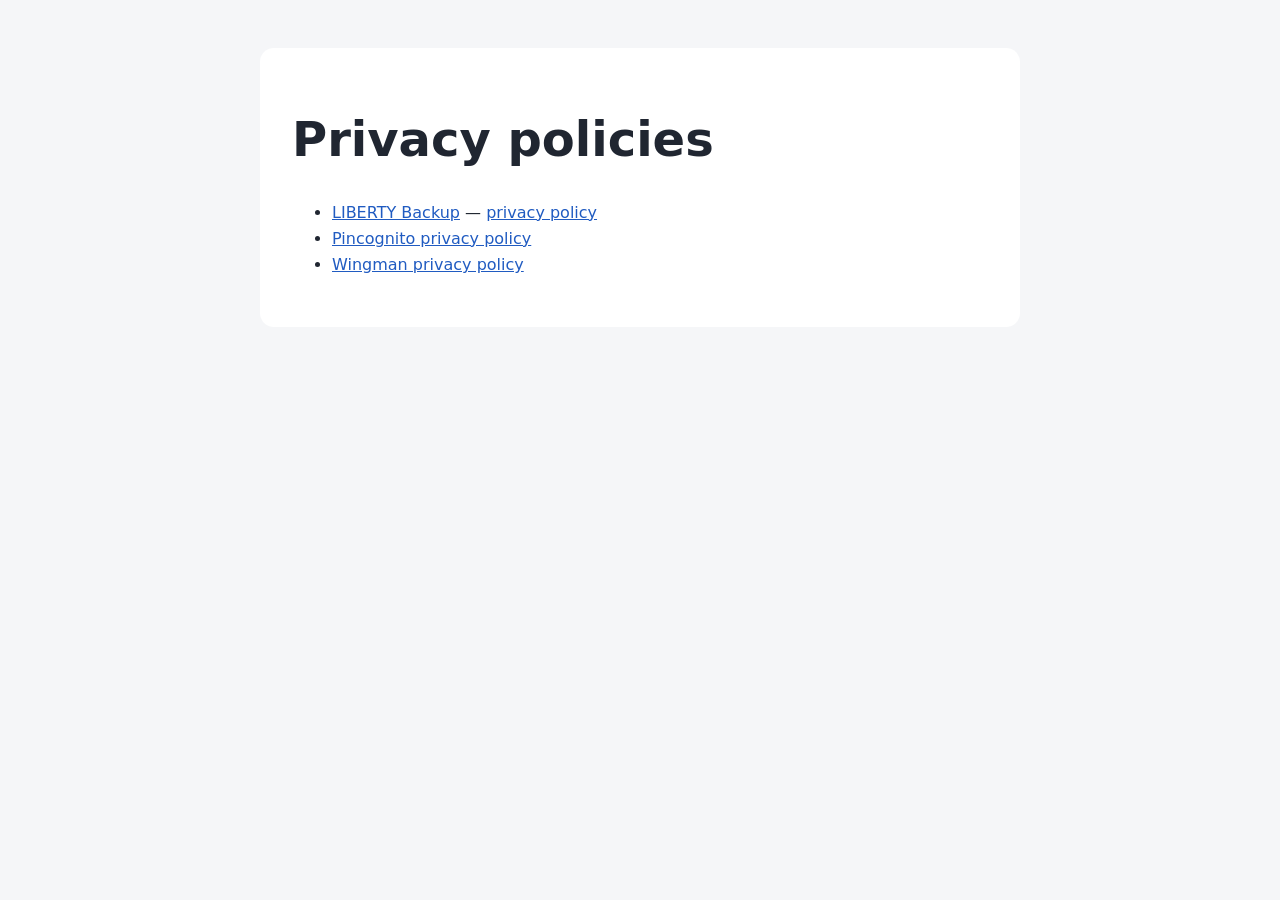
<file: docs/index.html>
<!doctype html>
<html lang="en">
<head>
  <meta charset="utf-8">
  <meta name="viewport" content="width=device-width, initial-scale=1">
  <title>JettySpaghettiVIP privacy policies</title>
  <link rel="stylesheet" href="liberty-backup/style.css">
</head>
<body>
<main>
  <h1>Privacy policies</h1>
  <ul>
    <li><a href="liberty-backup/">LIBERTY Backup</a> — <a href="liberty-backup/privacy.html">privacy policy</a></li>
    <li><a href="https://github.com/JettySpaghettiVIP/privacy/blob/main/PRIVACY_POLICY.md">Pincognito privacy policy</a></li>
    <li><a href="https://github.com/JettySpaghettiVIP/privacy/blob/main/WINGMAN_PRIVACY_POLICY.md">Wingman privacy policy</a></li>
  </ul>
</main>
</body>
</html>
</file>
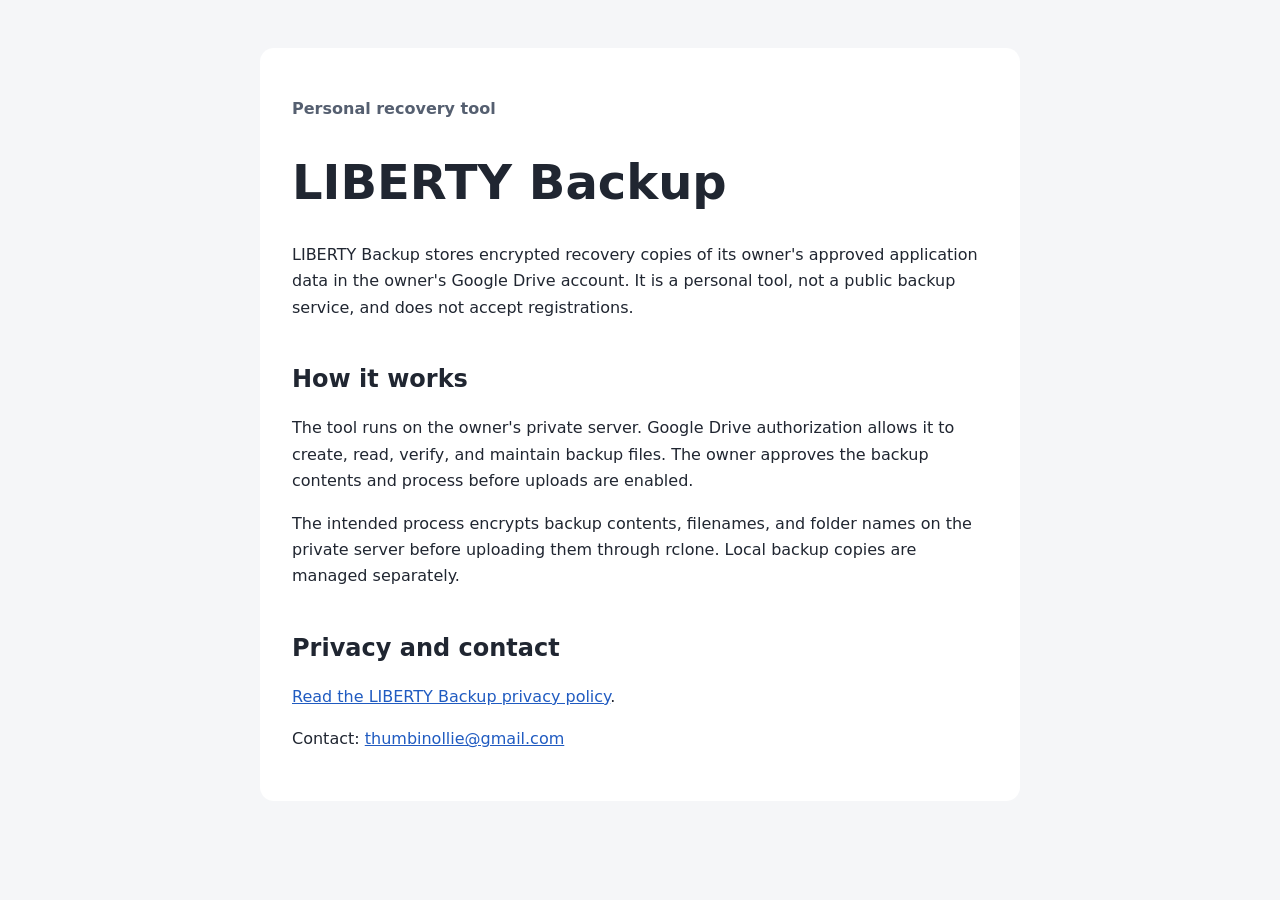
<file: docs/liberty-backup/index.html>
<!doctype html>
<html lang="en">
<head>
  <meta charset="utf-8">
  <meta name="viewport" content="width=device-width, initial-scale=1">
  <title>LIBERTY Backup</title>
  <link rel="stylesheet" href="style.css">
</head>
<body>
<main>
  <p class="eyebrow">Personal recovery tool</p>
  <h1>LIBERTY Backup</h1>
  <p>LIBERTY Backup stores encrypted recovery copies of its owner's approved application data in the owner's Google Drive account. It is a personal tool, not a public backup service, and does not accept registrations.</p>
  <h2>How it works</h2>
  <p>The tool runs on the owner's private server. Google Drive authorization allows it to create, read, verify, and maintain backup files. The owner approves the backup contents and process before uploads are enabled.</p>
  <p>The intended process encrypts backup contents, filenames, and folder names on the private server before uploading them through rclone. Local backup copies are managed separately.</p>
  <h2>Privacy and contact</h2>
  <p><a href="privacy.html">Read the LIBERTY Backup privacy policy</a>.</p>
  <p>Contact: <a href="mailto:thumbinollie@gmail.com">thumbinollie@gmail.com</a></p>
</main>
</body>
</html>
</file>
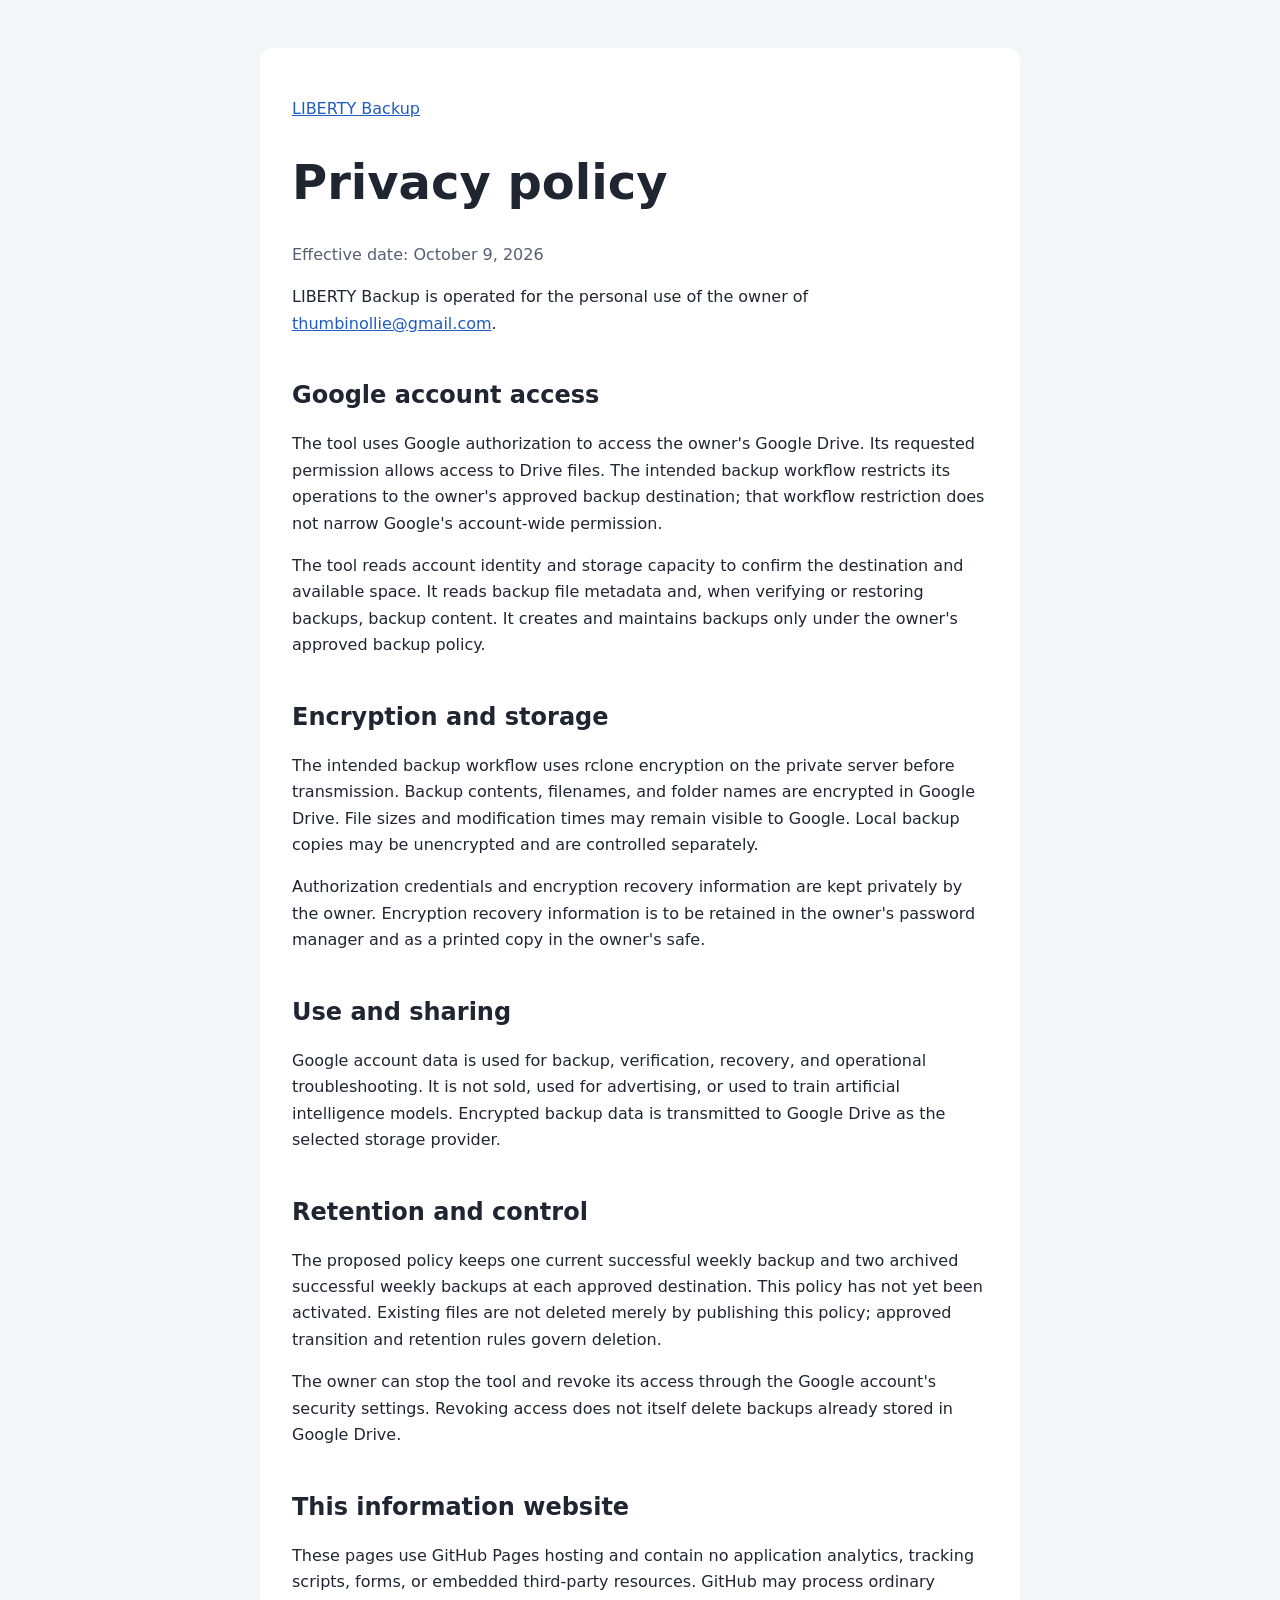
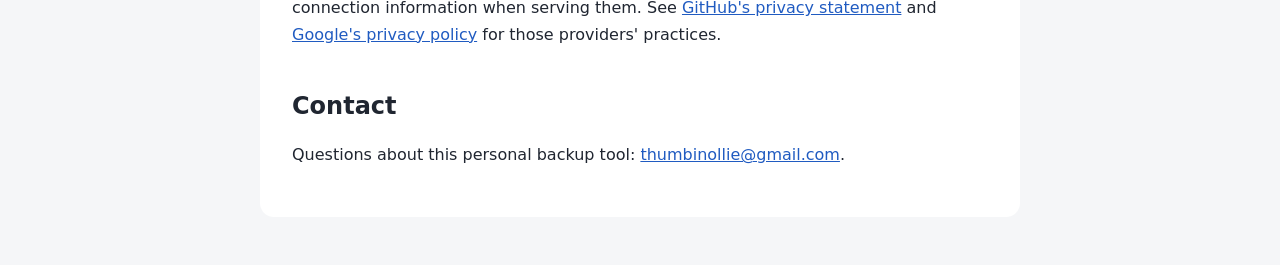
<file: docs/liberty-backup/privacy.html>
<!doctype html>
<html lang="en">
<head>
  <meta charset="utf-8">
  <meta name="viewport" content="width=device-width, initial-scale=1">
  <title>Privacy policy — LIBERTY Backup</title>
  <link rel="stylesheet" href="style.css">
</head>
<body>
<main>
  <p><a href="./">LIBERTY Backup</a></p>
  <h1>Privacy policy</h1>
  <p class="muted">Effective date: October 9, 2026</p>
  <p>LIBERTY Backup is operated for the personal use of the owner of <a href="mailto:thumbinollie@gmail.com">thumbinollie@gmail.com</a>.</p>
  <h2>Google account access</h2>
  <p>The tool uses Google authorization to access the owner's Google Drive. Its requested permission allows access to Drive files. The intended backup workflow restricts its operations to the owner's approved backup destination; that workflow restriction does not narrow Google's account-wide permission.</p>
  <p>The tool reads account identity and storage capacity to confirm the destination and available space. It reads backup file metadata and, when verifying or restoring backups, backup content. It creates and maintains backups only under the owner's approved backup policy.</p>
  <h2>Encryption and storage</h2>
  <p>The intended backup workflow uses rclone encryption on the private server before transmission. Backup contents, filenames, and folder names are encrypted in Google Drive. File sizes and modification times may remain visible to Google. Local backup copies may be unencrypted and are controlled separately.</p>
  <p>Authorization credentials and encryption recovery information are kept privately by the owner. Encryption recovery information is to be retained in the owner's password manager and as a printed copy in the owner's safe.</p>
  <h2>Use and sharing</h2>
  <p>Google account data is used for backup, verification, recovery, and operational troubleshooting. It is not sold, used for advertising, or used to train artificial intelligence models. Encrypted backup data is transmitted to Google Drive as the selected storage provider.</p>
  <h2>Retention and control</h2>
  <p>The proposed policy keeps one current successful weekly backup and two archived successful weekly backups at each approved destination. This policy has not yet been activated. Existing files are not deleted merely by publishing this policy; approved transition and retention rules govern deletion.</p>
  <p>The owner can stop the tool and revoke its access through the Google account's security settings. Revoking access does not itself delete backups already stored in Google Drive.</p>
  <h2>This information website</h2>
  <p>These pages use GitHub Pages hosting and contain no application analytics, tracking scripts, forms, or embedded third-party resources. GitHub may process ordinary connection information when serving them. See <a href="https://docs.github.com/en/site-policy/privacy-policies/github-general-privacy-statement">GitHub's privacy statement</a> and <a href="https://policies.google.com/privacy">Google's privacy policy</a> for those providers' practices.</p>
  <h2>Contact</h2>
  <p>Questions about this personal backup tool: <a href="mailto:thumbinollie@gmail.com">thumbinollie@gmail.com</a>.</p>
</main>
</body>
</html>
</file>
<file: docs/liberty-backup/style.css>
:root { color-scheme: light dark; font-family: system-ui, sans-serif; line-height: 1.65; }
body { margin: 0; background: light-dark(#f5f6f8, #171a20); color: light-dark(#202631, #edf0f5); }
main { box-sizing: border-box; max-width: 760px; margin: 48px auto; padding: 32px; background: light-dark(#fff, #222733); border-radius: 14px; }
h1 { font-size: clamp(2rem, 6vw, 3rem); line-height: 1.15; }
h2 { margin-top: 1.8em; line-height: 1.3; }
a { color: light-dark(#205bc1, #9dc0ff); overflow-wrap: anywhere; }
a:focus-visible { outline: 3px solid currentColor; outline-offset: 4px; }
.eyebrow, .muted { color: light-dark(#555f70, #b6bfd0); }
.eyebrow { font-weight: 650; }
@media (max-width: 600px) { main { margin: 0; border-radius: 0; padding: 24px; } }
</file>
